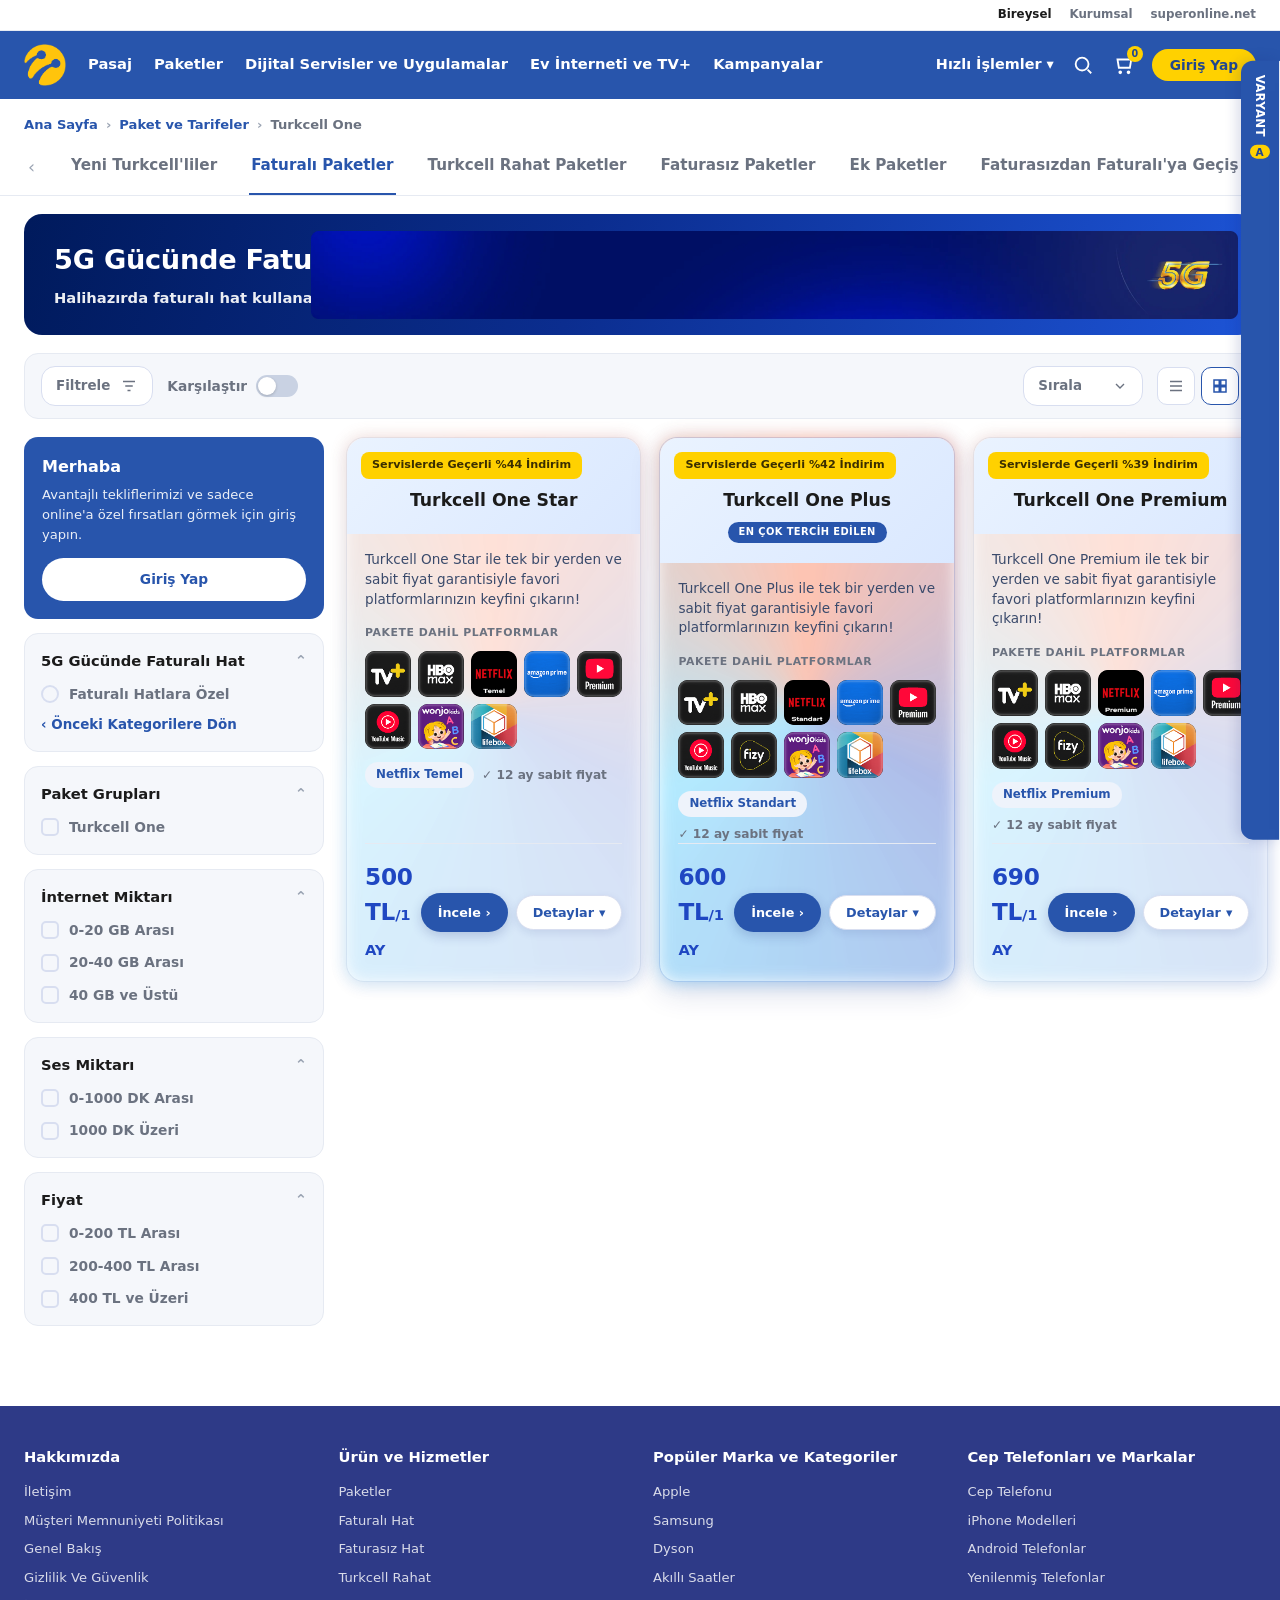
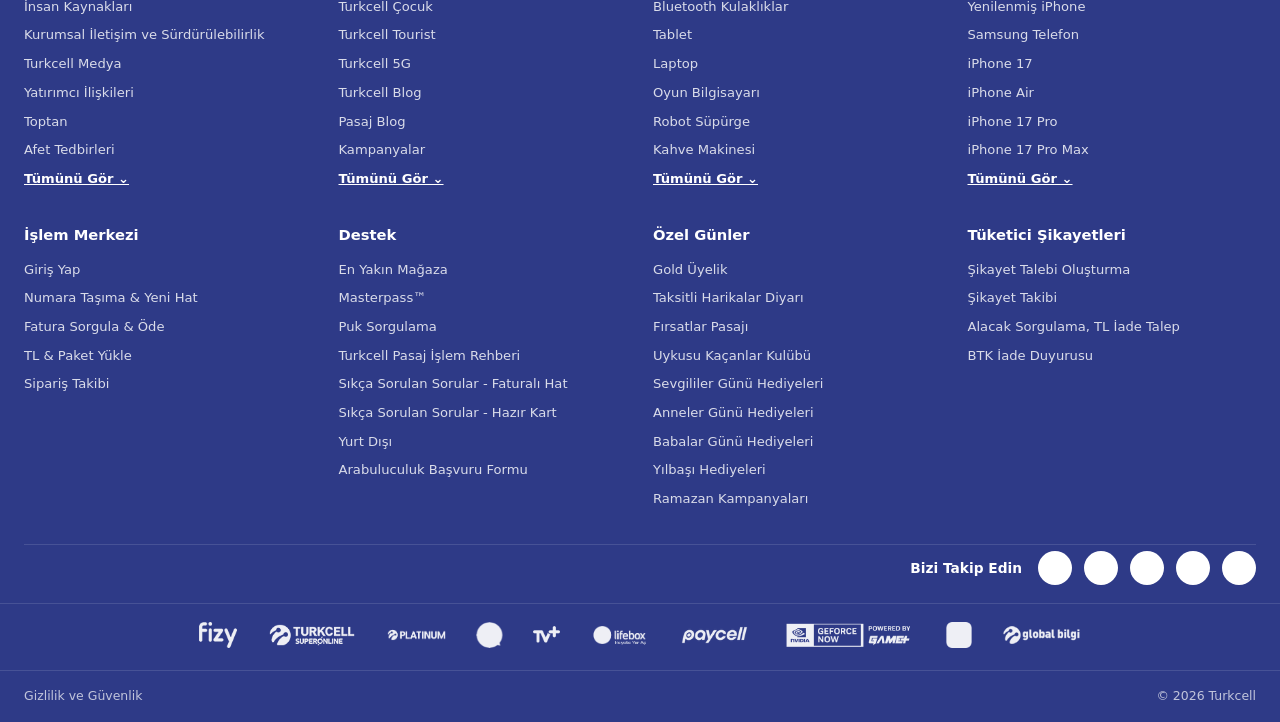
<file: index.html>
<!doctype html>
<html lang="tr">
<head>
<meta charset="UTF-8">
<meta name="viewport" content="width=device-width, initial-scale=1.0">
<title>Turkcell One Paketleri</title>
<link rel="icon" href="assets/turkcell-logo.png">
<link rel="stylesheet" href="style.css">
</head>
<body>

<div class="preline"><div class="wrap"><a class="on">Bireysel</a><a>Kurumsal</a><a>superonline.net</a></div></div>

<header class="hdr"><div class="wrap">
  <button class="burger" id="burger" aria-label="Menü"><span></span><span></span><span></span></button>
  <a href="index.html"><img class="hdr__logo" src="assets/turkcell-logo.png" alt="Turkcell"></a>
  <nav class="nav">
    <a>Pasaj</a><a>Paketler</a><a>Dijital Servisler ve Uygulamalar</a><a>Ev İnterneti ve TV+</a><a>Kampanyalar</a>
  </nav>
  <div class="hdr__right">
    <span class="qi">Hızlı İşlemler ▾</span>
    <span class="ic"><svg class="icon" viewBox="0 0 24 24"><circle cx="11" cy="11" r="7"/><path d="M21 21l-4-4"/></svg></span>
    <span class="ic cart"><svg class="icon" viewBox="0 0 24 24"><path d="M6 6h15l-1.5 9h-12z"/><circle cx="9" cy="20" r="1"/><circle cx="18" cy="20" r="1"/></svg><span class="badge">0</span></span>
    <button class="btn-login">Giriş Yap</button>
  </div>
</div></header>

<div class="wrap">
  <div class="crumb"><a href="index.html">Ana Sayfa</a><span class="sep">›</span><a>Paket ve Tarifeler</a><span class="sep">›</span><span class="cur">Turkcell One</span></div>
</div>

<div class="subtabs"><div class="wrap">
  <span class="arrow">‹</span>
  <a>Yeni Turkcell'liler</a>
  <a class="active">Faturalı Paketler</a>
  <a>Turkcell Rahat Paketler</a>
  <a>Faturasız Paketler</a>
  <a>Ek Paketler</a>
  <a>Faturasızdan Faturalı'ya Geçiş</a>
  <span class="arrow">›</span>
</div></div>

<div class="wrap">
  <div class="banner">
    <div class="banner__txt"><h1>5G Gücünde Faturalı Hat</h1><p>Halihazırda faturalı hat kullananlar için tüm tekliflerimiz</p></div>
    <img class="banner__img" src="assets/5g-banner.webp" alt="5G">
  </div>

  <div class="toolbar">
    <div class="tool-pill" id="filterBtn">Filtrele <svg class="icon" style="stroke:#6b7280;width:18px;height:18px" viewBox="0 0 24 24"><path d="M4 6h16M7 12h10M10 18h4"/></svg></div>
    <div class="tool-chip">Karşılaştır <button class="toggle" id="cmpToggle"></button></div>
    <div class="spacer"></div>
    <div class="sortsel">Sırala <svg class="icon" style="stroke:#6b7280;width:16px;height:16px" viewBox="0 0 24 24"><path d="M6 9l6 6 6-6"/></svg></div>
    <div class="viewbtns">
      <button class="viewbtn"><svg class="icon" style="stroke:currentColor;width:18px;height:18px" viewBox="0 0 24 24"><path d="M4 6h16M4 12h16M4 18h16"/></svg></button>
      <button class="viewbtn on"><svg class="icon" style="stroke:currentColor;width:18px;height:18px" viewBox="0 0 24 24"><rect x="4" y="4" width="7" height="7"/><rect x="13" y="4" width="7" height="7"/><rect x="4" y="13" width="7" height="7"/><rect x="13" y="13" width="7" height="7"/></svg></button>
    </div>
  </div>

  <div class="layout">
    <aside class="sidebar">
      <div class="login-card"><b>Merhaba</b><p>Avantajlı tekliflerimizi ve sadece online'a özel fırsatları görmek için giriş yapın.</p><a class="gbtn">Giriş Yap</a></div>
      <div class="side-card"><h4>5G Gücünde Faturalı Hat <span class="chev">⌃</span></h4>
        <div class="side-opt"><span class="radio"></span> Faturalı Hatlara Özel</div>
        <div class="back-cat">‹ Önceki Kategorilere Dön</div>
      </div>
      <div class="side-card"><h4>Paket Grupları <span class="chev">⌃</span></h4>
        <div class="side-opt"><span class="box"></span> Turkcell One</div>
      </div>
      <div class="side-card"><h4>İnternet Miktarı <span class="chev">⌃</span></h4>
        <div class="side-opt"><span class="box"></span> 0-20 GB Arası</div>
        <div class="side-opt"><span class="box"></span> 20-40 GB Arası</div>
        <div class="side-opt"><span class="box"></span> 40 GB ve Üstü</div>
      </div>
      <div class="side-card"><h4>Ses Miktarı <span class="chev">⌃</span></h4>
        <div class="side-opt"><span class="box"></span> 0-1000 DK Arası</div>
        <div class="side-opt"><span class="box"></span> 1000 DK Üzeri</div>
      </div>
      <div class="side-card"><h4>Fiyat <span class="chev">⌃</span></h4>
        <div class="side-opt"><span class="box"></span> 0-200 TL Arası</div>
        <div class="side-opt"><span class="box"></span> 200-400 TL Arası</div>
        <div class="side-opt"><span class="box"></span> 400 TL ve Üzeri</div>
      </div>
    </aside>

    <section class="cards" id="cards"><!-- app.js renders enriched paket kartları --></section>
  </div>
</div>

<footer class="footer" id="footer"></footer>

<div class="drawer" id="drawer">
  <div class="drawer__bg" data-close></div>
  <div class="drawer__panel">
    <button class="drawer__close" data-close>×</button>
    <div style="clear:both"></div>
    <a>Pasaj</a><a>Paketler</a><a>Dijital Servisler ve Uygulamalar</a><a>Ev İnterneti ve TV+</a><a>Kampanyalar</a><a>Giriş Yap</a>
  </div>
</div>

<script src="app.js"></script>
</body>
</html>
</file>
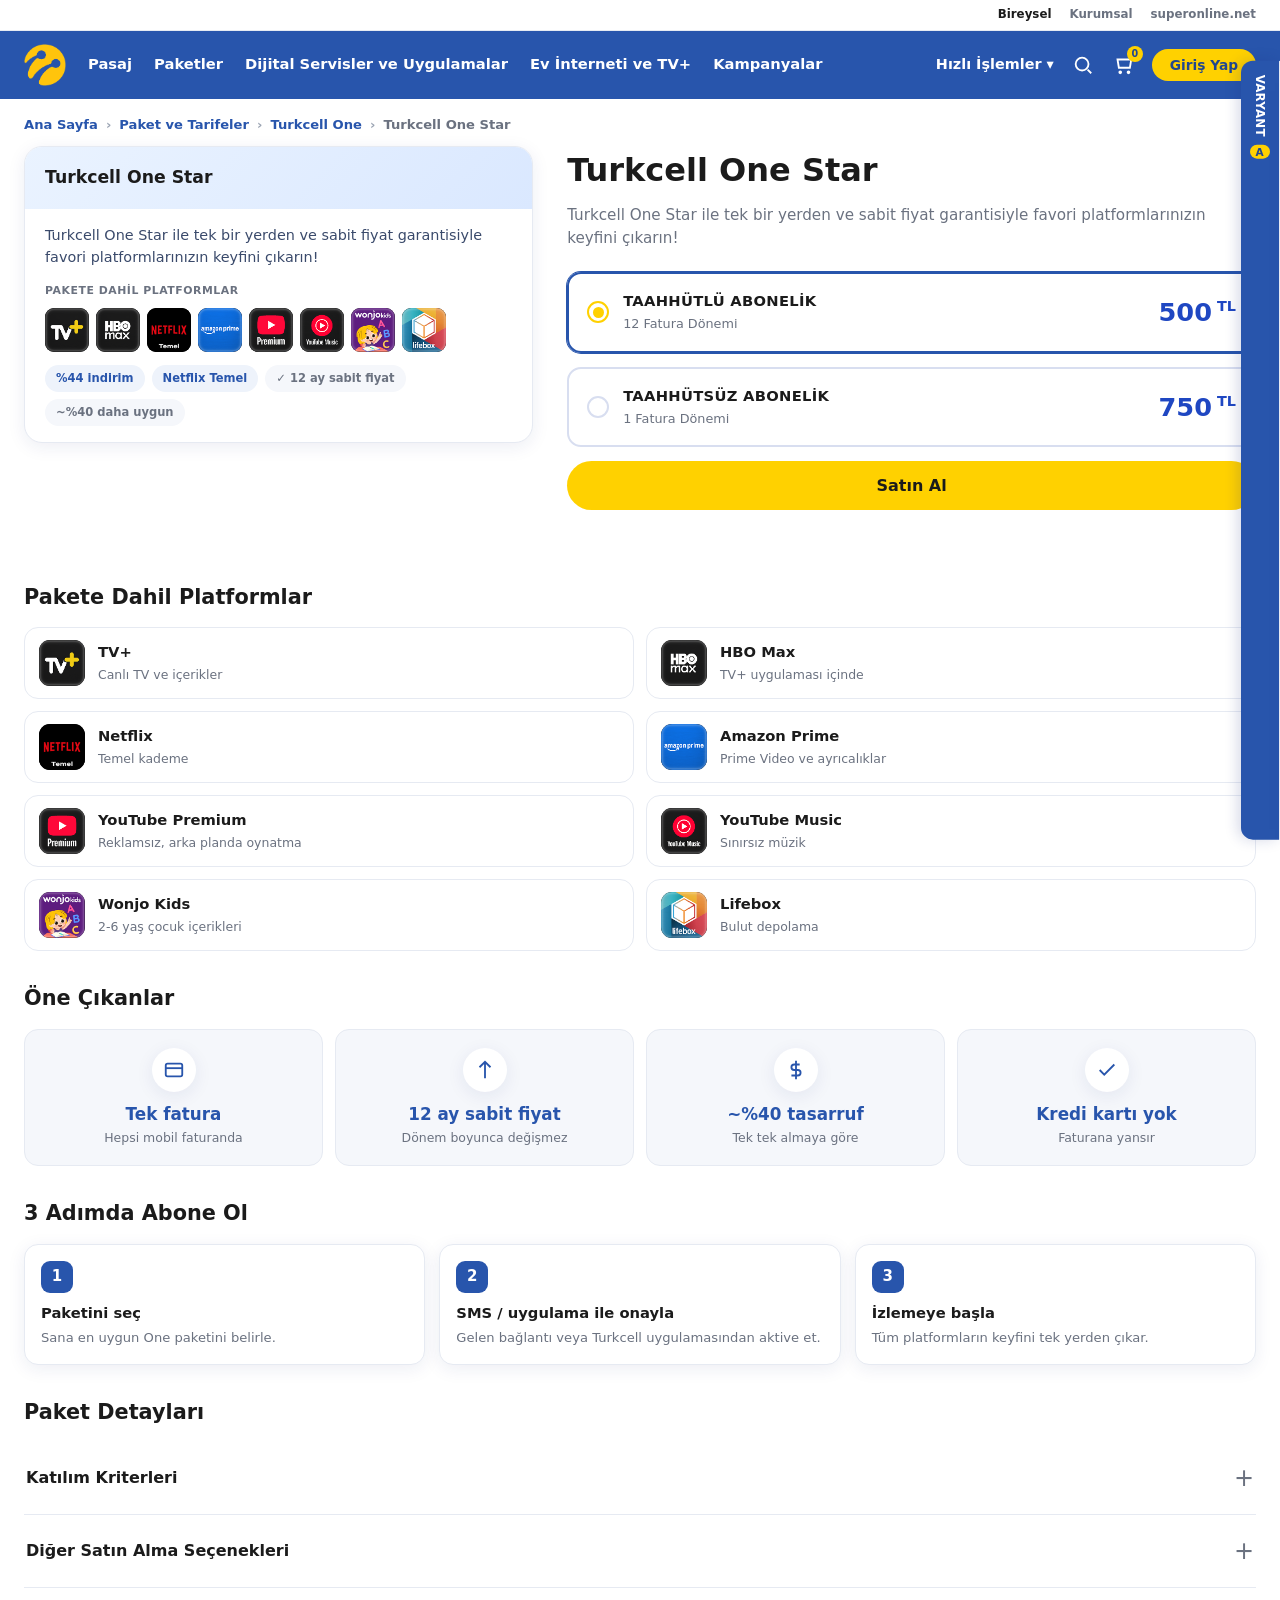
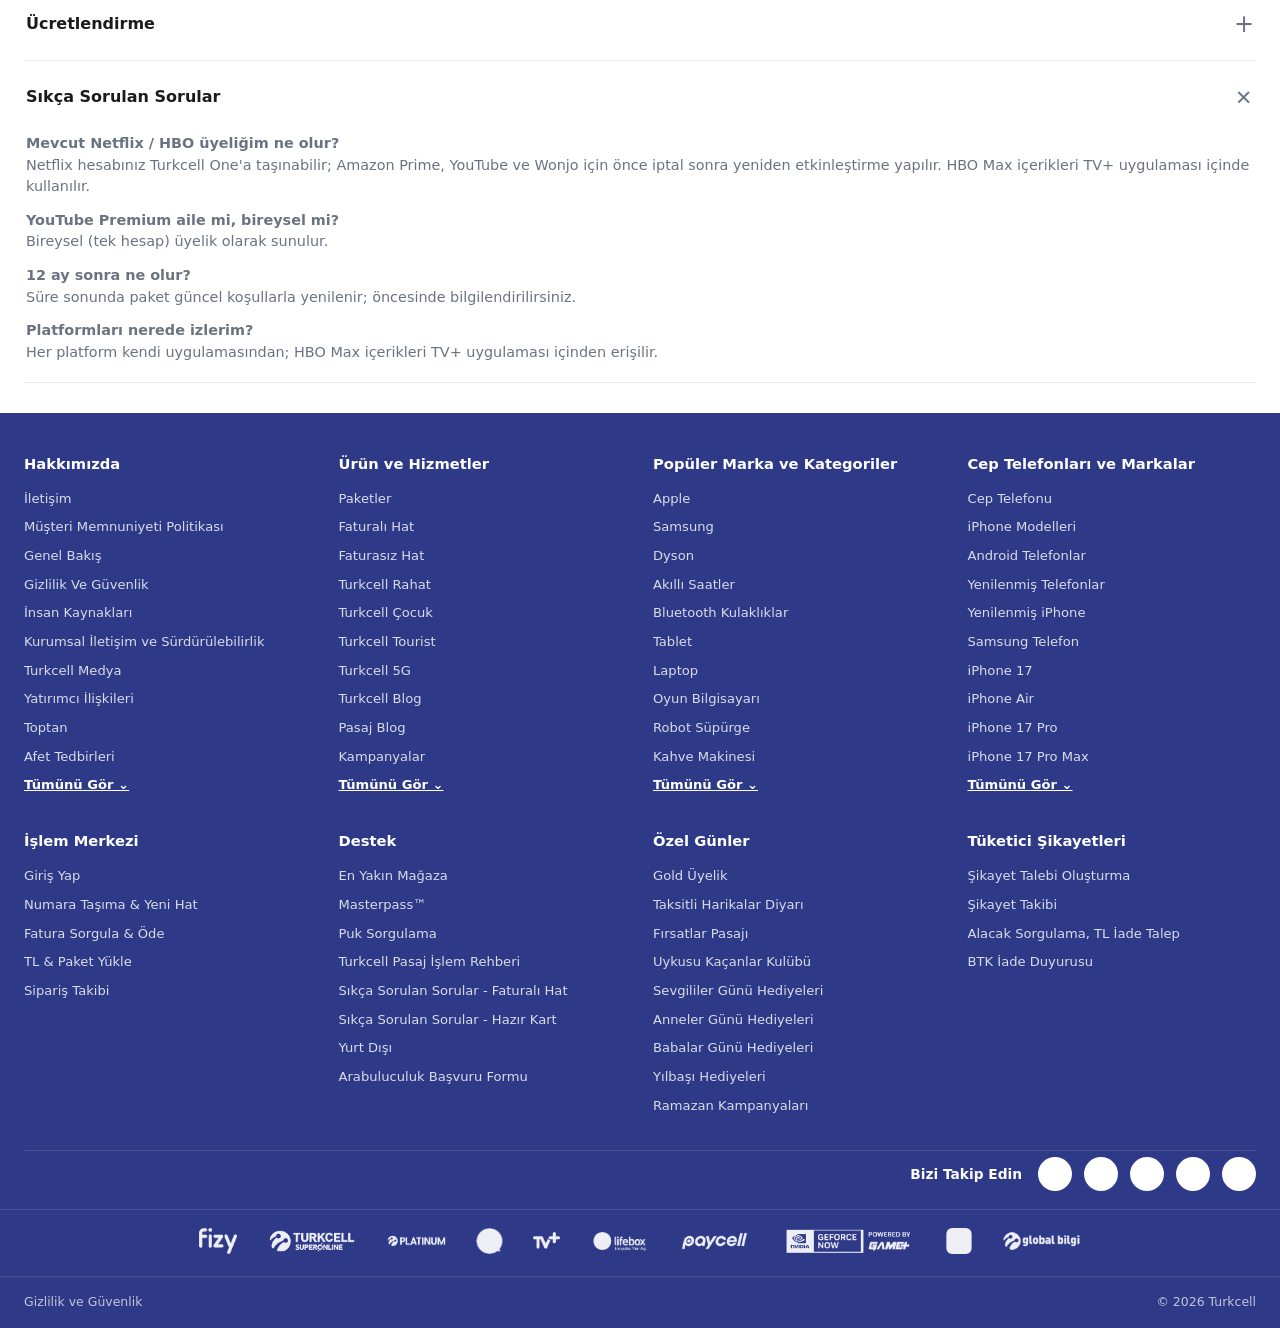
<file: detay.html>
<!doctype html>
<html lang="tr">
<head>
<meta charset="UTF-8">
<meta name="viewport" content="width=device-width, initial-scale=1.0">
<title>Turkcell One Star</title>
<link rel="icon" href="assets/turkcell-logo.png">
<link rel="stylesheet" href="style.css">
</head>
<body class="detailpage">

<div class="preline"><div class="wrap"><a class="on">Bireysel</a><a>Kurumsal</a><a>superonline.net</a></div></div>

<header class="hdr"><div class="wrap">
  <button class="burger" id="burger" aria-label="Menü"><span></span><span></span><span></span></button>
  <a href="index.html"><img class="hdr__logo" src="assets/turkcell-logo.png" alt="Turkcell"></a>
  <nav class="nav">
    <a>Pasaj</a><a>Paketler</a><a>Dijital Servisler ve Uygulamalar</a><a>Ev İnterneti ve TV+</a><a>Kampanyalar</a>
  </nav>
  <div class="hdr__right">
    <span class="qi">Hızlı İşlemler ▾</span>
    <span class="ic"><svg class="icon" viewBox="0 0 24 24"><circle cx="11" cy="11" r="7"/><path d="M21 21l-4-4"/></svg></span>
    <span class="ic cart"><svg class="icon" viewBox="0 0 24 24"><path d="M6 6h15l-1.5 9h-12z"/><circle cx="9" cy="20" r="1"/><circle cx="18" cy="20" r="1"/></svg><span class="badge">0</span></span>
    <button class="btn-login">Giriş Yap</button>
  </div>
</div></header>

<div class="wrap">
  <div class="crumb"><a href="index.html">Ana Sayfa</a><span class="sep">›</span><a>Paket ve Tarifeler</a><span class="sep">›</span><a href="index.html">Turkcell One</a><span class="sep">›</span><span class="cur" id="crumbCur">Turkcell One Star</span></div>

  <div class="detail">
    <div class="dcard">
      <div class="dcard__top"><h3 id="dCardName">Turkcell One Star</h3></div>
      <div class="dcard__body">
        <p class="d-desc">Turkcell One Star ile tek bir yerden ve sabit fiyat garantisiyle favori platformlarınızın keyfini çıkarın!</p>
        <div class="dcard__inc">
          <div class="inc-label">Pakete dahil platformlar</div>
          <div class="plats" id="dCardPlats"></div>
          <div class="dcard__pills" id="dCardPills"></div>
        </div>
        <div class="dcard__value" id="dCardValue"></div>
        <div class="dcard__hl">
          <div class="inc-label">Öne çıkanlar</div>
          <ul class="dcard__hllist">
            <li>Tek fatura · hepsi mobil faturanda</li>
            <li>12 ay sabit fiyat garantisi</li>
            <li>Tek tek almaya göre ~%40 daha uygun</li>
            <li>Kredi kartı gerekmez · faturana yansır</li>
          </ul>
        </div>
      </div>
    </div>

    <div>
      <h1 id="dName">Turkcell One Star</h1>
      <p class="detail__desc d-desc">Turkcell One Star ile tek bir yerden ve sabit fiyat garantisiyle favori platformlarınızın keyfini çıkarın!</p>

      <div class="d-platstrip" id="dPlatStrip"></div>
      <div class="d-value" id="dValue"></div>

      <div class="opt-box sel" data-opt="t">
        <span class="radio"></span>
        <span class="lab"><b>TAAHHÜTLÜ ABONELİK</b><span>12 Fatura Dönemi</span></span>
        <span class="pr" id="prT">500<small> TL</small></span>
      </div>
      <div class="opt-box" data-opt="nt">
        <span class="radio"></span>
        <span class="lab"><b>TAAHHÜTSÜZ ABONELİK</b><span>1 Fatura Dönemi</span></span>
        <span class="pr" id="prN">750<small> TL</small></span>
      </div>

      <button class="btn-buy" id="buyTop">Satın Al</button>
      <button class="d-detail-top" data-scroll="#platGrid">Tüm Detayları Gör ↓</button>

    </div>
  </div>

  <div class="dsec"><h2>Pakete Dahil Platformlar</h2><div class="plat-grid" id="platGrid"></div></div>

  <div class="dsec"><h2>Öne Çıkanlar</h2>
    <div class="hls">
      <div class="hl-box"><div class="ic"><svg viewBox="0 0 24 24"><rect x="3" y="5" width="18" height="14" rx="2"/><path d="M3 10h18"/></svg></div><b>Tek fatura</b><span>Hepsi mobil faturanda</span></div>
      <div class="hl-box"><div class="ic"><svg viewBox="0 0 24 24"><path d="M12 3v18M6 9l6-6 6 6"/></svg></div><b>12 ay sabit fiyat</b><span>Dönem boyunca değişmez</span></div>
      <div class="hl-box"><div class="ic"><svg viewBox="0 0 24 24"><path d="M12 2v20M16 6H10a3 3 0 000 6h4a3 3 0 010 6H7"/></svg></div><b>~%40 tasarruf</b><span>Tek tek almaya göre</span></div>
      <div class="hl-box"><div class="ic"><svg viewBox="0 0 24 24"><path d="M20 6L9 17l-5-5"/></svg></div><b>Kredi kartı yok</b><span>Faturana yansır</span></div>
    </div>
  </div>

  <div class="dsec sec-steps"><h2>3 Adımda Abone Ol</h2>
    <div class="steps3">
      <div class="step3"><div class="n">1</div><b>Paketini seç</b><p>Sana en uygun One paketini belirle.</p></div>
      <div class="step3"><div class="n">2</div><b>SMS / uygulama ile onayla</b><p>Gelen bağlantı veya Turkcell uygulamasından aktive et.</p></div>
      <div class="step3"><div class="n">3</div><b>İzlemeye başla</b><p>Tüm platformların keyfini tek yerden çıkar.</p></div>
    </div>
  </div>

  <div class="dsec"><h2>Paket Detayları</h2>
    <div class="acc">
      <details><summary>Katılım Kriterleri <span class="plus">+</span></summary><div class="acc-body">Bireysel faturalı mobil ses hattı kullanan müşterilere açıktır; mevcut tarifeniz değişmeden faturanıza ek olarak tanımlanır.</div></details>
      <details><summary>Diğer Satın Alma Seçenekleri <span class="plus">+</span></summary><div class="acc-body">Turkcell uygulaması, online işlemler veya size özel SMS bağlantısı üzerinden satın alınabilir.</div></details>
      <details><summary>Ücretlendirme <span class="plus">+</span></summary><div class="acc-body">Taahhütlü abonelikte 12 fatura dönemi sabit fiyat; taahhütsüzde aylık ücret. Ücret aylık faturaya yansıtılır.</div></details>
      <details open><summary>Sıkça Sorulan Sorular <span class="plus">+</span></summary><div class="acc-body">
        <p><b>Mevcut Netflix / HBO üyeliğim ne olur?</b><br>Netflix hesabınız Turkcell One'a taşınabilir; Amazon Prime, YouTube ve Wonjo için önce iptal sonra yeniden etkinleştirme yapılır. HBO Max içerikleri TV+ uygulaması içinde kullanılır.</p>
        <p style="margin-top:12px"><b>YouTube Premium aile mi, bireysel mi?</b><br>Bireysel (tek hesap) üyelik olarak sunulur.</p>
        <p style="margin-top:12px"><b>12 ay sonra ne olur?</b><br>Süre sonunda paket güncel koşullarla yenilenir; öncesinde bilgilendirilirsiniz.</p>
        <p style="margin-top:12px"><b>Platformları nerede izlerim?</b><br>Her platform kendi uygulamasından; HBO Max içerikleri TV+ uygulaması içinden erişilir.</p>
      </div></details>
    </div>
  </div>

  <button class="d-detail-bottom" data-scroll="#dName">Pakete Dön &amp; Satın Al ↑</button>
</div>

<footer class="footer" id="footer"></footer>

<div class="sticky-buy">
  <div class="sp" id="stickyLab">TAAHHÜTLÜ ABONELİK <b id="stickyPrice">500<small> TL</small></b></div>
  <button class="btn-buy">Satın Al</button>
</div>

<div class="drawer" id="drawer">
  <div class="drawer__bg" data-close></div>
  <div class="drawer__panel">
    <button class="drawer__close" data-close>×</button><div style="clear:both"></div>
    <a>Pasaj</a><a>Paketler</a><a>Dijital Servisler ve Uygulamalar</a><a>Ev İnterneti ve TV+</a><a>Kampanyalar</a><a>Giriş Yap</a>
  </div>
</div>

<script src="app.js"></script>
</body>
</html>
</file>
<file: style.css>
/* Turkcell One · paket sayfaları klonu · ortak stiller */
:root{
  --hdr:#2855ac; --hdr-d:#21478f; --blue:#1f47c2; --blue-d:#173a9e; --link:#2855ac;
  --yellow:#ffd100; --yellow-d:#f2c200; --ink:#1b1b1b; --muted:#6b7280; --muted2:#9aa3b2;
  --line:#e6eaf2; --line2:#d8def0; --soft:#f5f7fb; --soft2:#eef3fb;
  --cardgrad:linear-gradient(135deg,#eaf3ff 0%,#dae8ff 100%);
  --cyan:#19c0ff; --footer:#2e3a87; --footer2:#33409a; --white:#fff;
  --r:14px; --r-l:18px; --r-pill:999px;
  --sh:0 4px 18px rgba(20,40,120,.08);
  --sh-h:0 10px 30px rgba(20,40,120,.16);
  --maxw:1280px;
  --font:'GreycliffCF','Segoe UI',system-ui,'Helvetica Neue',Arial,sans-serif;
}
*{box-sizing:border-box;margin:0;padding:0}
html{scroll-behavior:smooth}
body{font-family:var(--font);color:var(--ink);background:#fff;line-height:1.5;font-size:15px;-webkit-font-smoothing:antialiased}
img{max-width:100%;display:block}
a{color:inherit;text-decoration:none}
button{font-family:inherit;cursor:pointer}
.wrap{max-width:var(--maxw);margin:0 auto;padding:0 24px}

/* utility row above header */
.preline{background:#fff;border-bottom:1px solid var(--line)}
.preline .wrap{display:flex;justify-content:flex-end;gap:18px;padding:6px 24px;font-size:.74rem;font-weight:700;color:var(--muted)}
.preline a.on{color:var(--ink)}

/* header */
.hdr{background:var(--hdr);color:#fff;position:sticky;top:0;z-index:60}
.hdr .wrap{display:flex;align-items:center;gap:22px;padding:13px 24px}
.hdr__logo{width:42px;height:42px;flex:none}
.nav{display:flex;gap:22px;font-weight:700;font-size:.92rem}
.nav a{padding:6px 0;border-bottom:2px solid transparent;white-space:nowrap}
.nav a:hover{border-bottom-color:var(--yellow)}
.hdr__right{margin-left:auto;display:flex;align-items:center;gap:18px;font-weight:700;font-size:.9rem}
.hdr__right .ic{width:22px;height:22px;display:grid;place-items:center}
.hdr__right .cart{position:relative}
.hdr__right .cart .badge{position:absolute;top:-8px;right:-9px;background:var(--yellow);color:var(--hdr-d);font-size:.6rem;font-weight:800;width:16px;height:16px;border-radius:50%;display:grid;place-items:center}
.btn-login{background:var(--yellow);color:var(--hdr-d);font-weight:800;padding:8px 18px;border-radius:var(--r-pill);border:none;font-size:.86rem}
.burger{display:none;flex-direction:column;gap:4px;width:26px;background:none;border:none}
.burger span{height:2.5px;background:#fff;border-radius:2px}
.icon{stroke:#fff;fill:none;stroke-width:2;width:22px;height:22px}

/* breadcrumb */
.crumb{padding:16px 0 4px;font-size:.82rem;color:var(--muted);font-weight:600}
.crumb a{color:var(--link)}
.crumb .sep{margin:0 8px;color:var(--muted2)}
.crumb .cur{color:var(--muted)}

/* sub tabs */
.subtabs{border-bottom:1px solid var(--line);position:relative}
.subtabs .wrap{display:flex;gap:30px;align-items:center;overflow-x:auto}
.subtabs a{padding:16px 2px;font-weight:700;font-size:.95rem;color:var(--muted);white-space:nowrap;border-bottom:3px solid transparent;margin-bottom:-1px}
.subtabs a.active{color:var(--hdr);border-bottom-color:var(--hdr)}
.subtabs .arrow{color:var(--muted2);font-size:1.1rem;padding:0 4px;flex:none}

/* banner */
.banner{background:linear-gradient(105deg,#001a5c 0%,#0b2d8f 45%,#1d54d6 100%);border-radius:var(--r-l);color:#fff;margin:18px 0;overflow:hidden;position:relative;min-height:120px;display:flex;align-items:center}
.banner__txt{padding:26px 30px}
.banner__txt h1{font-size:1.7rem;font-weight:800;letter-spacing:-.01em}
.banner__txt p{font-size:.92rem;opacity:.92;margin-top:6px;font-weight:600}
.banner__img{position:absolute;right:18px;top:50%;transform:translateY(-50%);height:88px}

/* toolbar */
.toolbar{display:flex;align-items:center;gap:14px;background:var(--soft);border:1px solid var(--line);border-radius:var(--r);padding:12px 16px;margin-bottom:18px}
.toolbar .spacer{flex:1}
.tool-chip{display:flex;align-items:center;gap:9px;font-weight:700;font-size:.86rem;color:var(--muted)}
.tool-pill{display:flex;align-items:center;gap:10px;background:#fff;border:1px solid var(--line2);border-radius:var(--r);padding:9px 14px;font-weight:700;font-size:.84rem;color:var(--muted)}
.toggle{width:42px;height:22px;background:#c9d2e3;border-radius:var(--r-pill);position:relative;border:none}
.toggle::after{content:"";position:absolute;width:18px;height:18px;background:#fff;border-radius:50%;top:2px;left:2px;transition:.18s;box-shadow:0 1px 3px rgba(0,0,0,.2)}
.toggle.on{background:var(--hdr)}.toggle.on::after{left:22px}
.viewbtns{display:flex;gap:6px}
.viewbtn{width:38px;height:38px;border:1px solid var(--line2);background:#fff;border-radius:10px;display:grid;place-items:center;color:var(--muted)}
.viewbtn.on{border-color:var(--hdr);color:var(--hdr)}
.sortsel{display:flex;align-items:center;gap:30px;background:#fff;border:1px solid var(--line2);border-radius:var(--r);padding:9px 14px;font-weight:700;font-size:.84rem;color:var(--muted)}

/* layout */
.layout{display:grid;grid-template-columns:300px 1fr;gap:22px;padding-bottom:50px;align-items:start}
.cards{align-content:start}
.sidebar{display:flex;flex-direction:column;gap:14px}
.side-card{background:var(--soft);border:1px solid var(--line);border-radius:var(--r);padding:16px}
.side-card h4{font-size:.92rem;color:var(--ink);display:flex;justify-content:space-between;align-items:center}
.side-card h4 .chev{color:var(--muted2)}
.side-opt{display:flex;align-items:center;gap:10px;margin-top:12px;font-size:.86rem;color:var(--muted);font-weight:600}
.side-opt .box{width:18px;height:18px;border:2px solid var(--line2);border-radius:5px;flex:none}
.side-opt .radio{width:18px;height:18px;border:2px solid var(--line2);border-radius:50%;flex:none}
.login-card{background:var(--hdr);color:#fff;border-radius:var(--r);padding:18px}
.login-card b{font-size:1rem}
.login-card p{font-size:.82rem;opacity:.9;margin:6px 0 14px}
.login-card .gbtn{display:block;text-align:center;background:#fff;color:var(--hdr);font-weight:800;padding:11px;border-radius:var(--r-pill);font-size:.86rem}
.back-cat{color:var(--hdr);font-weight:700;font-size:.84rem;display:flex;align-items:center;gap:6px;margin-top:10px}

/* package cards (enriched vertical grid · içerik yüksekliğinde, alt boşluk yok) */
.cards{display:grid;grid-template-columns:repeat(3,1fr);gap:18px;align-items:stretch}
.pcard{position:relative;z-index:0;background:#fff;border:1px solid var(--line);border-radius:var(--r-l);box-shadow:var(--sh);transition:.18s;display:flex;flex-direction:column;cursor:pointer}
.pcard:hover{box-shadow:var(--sh-h);transform:translateY(-3px)}
.pcard.feat{border-color:#c7d4ee;box-shadow:var(--sh-h)}
.pcard__head{background:var(--cardgrad);padding:16px 18px 20px;text-align:center;position:relative;min-height:96px;border-radius:var(--r-l) var(--r-l) 0 0}
.disc{position:absolute;top:14px;left:14px;background:var(--yellow);color:#3a2e00;font-weight:800;font-size:.7rem;padding:5px 11px;border-radius:8px}
.pcard__head h3{font-size:1.08rem;font-weight:800;color:var(--ink);margin-top:34px}
.feat-rib{display:inline-block;background:var(--hdr);color:#fff;font-size:.62rem;font-weight:800;padding:3px 11px;border-radius:999px;margin-top:8px;letter-spacing:.04em;text-transform:uppercase}
.pcard__body{padding:16px 18px;display:flex;flex-direction:column;flex:1}
.pcard__body .desc{font-size:.85rem;color:#3a4a6b;line-height:1.45}
.inc-label{font-size:.68rem;font-weight:800;color:var(--muted);text-transform:uppercase;letter-spacing:.05em;margin:16px 0 9px}
.plats{display:grid;grid-template-columns:repeat(5,1fr);gap:7px}
.plats img{width:100%;aspect-ratio:1;border-radius:10px;object-fit:cover;background:#0b0b0b}
.plat-more{display:grid;place-items:center;background:var(--soft);border:1px dashed var(--line2);border-radius:10px;font-size:.72rem;font-weight:800;color:var(--muted);aspect-ratio:1}
.hl-row{display:flex;align-items:center;gap:8px;margin-top:13px;flex-wrap:wrap}
.chip-tier{background:var(--soft2);color:var(--hdr);padding:4px 11px;border-radius:999px;font-size:.74rem;font-weight:800}
.chip-fix{display:inline-flex;align-items:center;gap:5px;color:var(--muted);font-size:.76rem;font-weight:700}
.pcard__foot{padding-top:16px;margin-top:auto;border-top:1px solid var(--line);display:flex;align-items:center;justify-content:space-between;gap:8px}
.pcard__price{font-size:1.45rem;font-weight:800;color:var(--blue);letter-spacing:-.01em}
.pcard__price small{font-size:.92rem;font-weight:800}
/* soft, gölgeli/çerçeveli butonlar */
.pcard__go{background:var(--hdr);color:#fff;font-weight:800;font-size:.8rem;padding:9px 16px;border-radius:999px;border:1px solid transparent;cursor:pointer;font-family:inherit;white-space:nowrap;box-shadow:0 4px 12px rgba(20,40,120,.20);transition:.16s}
.pcard__go:hover{box-shadow:0 6px 16px rgba(20,40,120,.28);transform:translateY(-1px)}
.pcard__go--d{background:#fff;color:var(--hdr);border:1.5px solid var(--line2);display:inline-flex;align-items:center;gap:5px;box-shadow:0 3px 9px rgba(20,40,120,.10)}
.pcard__go--d:hover{border-color:var(--hdr);box-shadow:0 5px 14px rgba(20,40,120,.16)}
.pcard__go .cv{display:inline-block;transition:transform .25s}
.pcard.open .pcard__go--d .cv,.pcard.open .pcard__detail-top .cv{transform:rotate(180deg)}
/* kart içi detay POPOVER'ı (D2) · mevcut karoselin üstüne gelir, kart boyunu değiştirmez */
.pcard__details{position:absolute;left:12px;right:12px;z-index:8;background:#fff;border:1px solid var(--line2);border-radius:14px;box-shadow:var(--sh-h);padding:16px;opacity:0;visibility:hidden;transition:opacity .22s,transform .22s,visibility .22s;max-height:calc(100% - 72px);overflow:auto}
.pcard.open .pcard__details{opacity:1;visibility:visible;transform:none}
/* A / B / C: yukarı doğru açılır (foot butonuna çapalı) */
.pcard__details{bottom:62px;transform-origin:bottom center;transform:translateY(10px) scale(.98)}
/* D: aşağı doğru açılır (head butonuna çapalı) */
body[data-variant=d] .pcard__details{top:60px;bottom:auto;transform-origin:top center;transform:translateY(-10px) scale(.98)}
.pd-grid{display:grid;grid-template-columns:1fr;gap:14px}
.pd-label{font-size:.66rem;font-weight:800;color:var(--muted);text-transform:uppercase;letter-spacing:.05em;margin-bottom:9px}
.pd-list{list-style:none;display:flex;flex-direction:column;gap:9px}
.pd-list li{display:flex;align-items:center;gap:10px;font-size:.82rem;font-weight:700;color:var(--ink)}
.pd-list img{width:30px;height:30px;border-radius:8px;object-fit:cover;background:#0b0b0b;flex:none}
.pd-list span{display:flex;flex-direction:column;line-height:1.15}
.pd-list em{font-style:normal;font-size:.7rem;color:var(--muted);font-weight:600}
.pd-hl{list-style:none;display:flex;flex-direction:column;gap:8px;font-size:.82rem;color:var(--ink)}
.pd-hl li{position:relative;padding-left:18px}
.pd-hl li::before{content:"✓";position:absolute;left:0;color:var(--hdr);font-weight:800}
.pd-tier{margin-top:11px;font-size:.76rem;font-weight:800;color:var(--hdr);background:var(--soft2);padding:7px 11px;border-radius:9px}
.pd-cta{display:inline-block;margin-top:14px;background:var(--hdr);color:#fff;font-weight:800;font-size:.84rem;padding:10px 18px;border-radius:999px}
@media(max-width:760px){.pd-grid{grid-template-columns:1fr;gap:14px}}

/* footer */
.footer{background:var(--footer);color:#fff;margin-top:30px}
.footer__cols{display:grid;grid-template-columns:repeat(4,1fr);gap:26px;padding:40px 0 26px}
.fcol h5{font-size:.92rem;font-weight:800;margin-bottom:14px}
.fcol a{display:block;font-size:.82rem;color:rgba(255,255,255,.82);margin-bottom:9px}
.fcol a:hover{color:#fff}
.fcol .more{color:#fff;font-weight:800;text-decoration:underline;margin-top:4px}
.footer__social{display:flex;align-items:center;gap:12px;justify-content:flex-end;padding:6px 0 18px;border-top:1px solid rgba(255,255,255,.12)}
.footer__social span{font-weight:800;font-size:.86rem;margin-right:4px}
.footer__social a{width:34px;height:34px;background:#fff;border-radius:50%;display:grid;place-items:center}
.footer__social img{width:16px;height:16px}
.footer__partners{display:flex;align-items:center;gap:30px;flex-wrap:wrap;justify-content:center;padding:18px 0 22px;border-top:1px solid rgba(255,255,255,.12)}
.footer__partners img{height:26px;width:auto;filter:brightness(0) invert(1);opacity:.92}
.footer__legal{border-top:1px solid rgba(255,255,255,.12)}
.footer__legal .wrap{display:flex;justify-content:space-between;padding:16px 24px;font-size:.78rem;color:rgba(255,255,255,.7)}

/* mobile footer accordion */
.facc{display:none}

/* ===== DETAIL PAGE ===== */
.detail{display:grid;grid-template-columns:0.85fr 1.15fr;gap:34px;padding:8px 0 40px;align-items:start}
.dcard{background:#fff;border:1px solid var(--line);border-radius:var(--r-l);box-shadow:var(--sh);overflow:hidden}
.dcard__top{background:var(--cardgrad);padding:18px 20px;min-height:auto}
.dcard__top h3{text-align:left;font-weight:800;font-size:1.08rem}
.dcard__body{padding:16px 20px;color:#3a4a6b;font-size:.9rem}
/* zenginleştirilmiş sol kart: logolar + hap bilgiler (tüm varyantlar) */
.dcard__inc{display:block;margin-top:14px}
.dcard__inc .inc-label{font-size:.68rem;font-weight:800;color:var(--muted);text-transform:uppercase;letter-spacing:.05em;margin:0 0 9px}
.dcard__inc .plats{display:flex;flex-wrap:wrap;gap:7px}
.dcard__inc .plats img{width:38px;height:38px;border-radius:9px;object-fit:cover;background:#0b0b0b}
.dcard__pills{display:flex;flex-wrap:wrap;gap:7px;margin-top:13px}
.dcard__pills .pill-i{background:var(--soft2);color:var(--hdr);font-weight:800;font-size:.72rem;padding:5px 11px;border-radius:999px}
.dcard__pills .pill-i.fix{background:var(--soft);color:var(--muted);font-weight:700}
/* C · değer bloğu (sol kart içinde) */
.dcard__value{margin-top:14px;background:linear-gradient(135deg,var(--soft2),#fff);border:1px solid var(--line);border-radius:12px;padding:13px 15px;box-shadow:var(--sh)}
.dcard__value .dcv-row{display:flex;align-items:baseline;gap:10px;flex-wrap:wrap}
.dcard__value .dcv-old{color:var(--muted);text-decoration:line-through;font-size:.85rem;font-weight:700}
.dcard__value .dcv-new{color:var(--blue);font-weight:800;font-size:1.5rem;letter-spacing:-.01em}
.dcard__value .dcv-new small{font-size:.78rem;font-weight:800}
.dcard__value .dcv-sub{display:block;font-size:.8rem;color:var(--muted);margin-top:6px;line-height:1.4}
/* B · öne çıkanlar (sol kart içinde) */
.dcard__hl{margin-top:14px}
.dcard__hllist{list-style:none;display:flex;flex-direction:column;gap:8px;font-size:.84rem;color:var(--ink)}
.dcard__hllist li{position:relative;padding-left:19px}
.dcard__hllist li::before{content:"✓";position:absolute;left:0;color:var(--hdr);font-weight:800}
.detail h1{font-size:2rem;font-weight:800;color:var(--ink)}
.detail__desc{color:var(--muted);margin:10px 0 22px;font-size:.95rem}
.opt-box{display:flex;align-items:center;gap:14px;border:2px solid var(--line2);border-radius:var(--r);padding:16px 18px;margin-bottom:14px;cursor:pointer;transition:.15s}
.opt-box.sel{border-color:var(--hdr);box-shadow:0 0 0 1px var(--hdr)}
.opt-box .radio{width:22px;height:22px;border-radius:50%;border:2px solid var(--line2);flex:none;display:grid;place-items:center}
.opt-box.sel .radio{border-color:var(--yellow)}
.opt-box.sel .radio::after{content:"";width:11px;height:11px;border-radius:50%;background:var(--yellow)}
.opt-box .lab b{display:block;font-weight:800;font-size:.92rem;letter-spacing:.02em}
.opt-box .lab span{font-size:.8rem;color:var(--muted)}
.opt-box .pr{margin-left:auto;font-size:1.6rem;font-weight:800;color:var(--blue)}
.opt-box .pr small{font-size:.9rem;vertical-align:super}
.btn-buy{display:block;width:100%;background:var(--yellow);color:var(--ink);font-weight:800;border:none;padding:15px;border-radius:var(--r-pill);font-size:1rem;margin-top:6px}
.detail__h2{font-size:1.4rem;font-weight:800;margin:34px 0 6px}
.acc details{border-bottom:1px solid var(--line)}
.acc summary{display:flex;justify-content:space-between;align-items:center;padding:18px 2px;font-weight:700;font-size:1rem;list-style:none;cursor:pointer}
.acc summary::-webkit-details-marker{display:none}
.acc summary .plus{font-size:1.5rem;color:var(--muted);font-weight:400;transition:.2s}
.acc details[open] summary .plus{transform:rotate(45deg)}
.acc .acc-body{padding:0 2px 18px;color:var(--muted);font-size:.9rem}
.sticky-buy{display:none}

/* detail enrichment (red-box area) */
.dsec{margin-top:32px}
.dsec h2{font-size:1.3rem;font-weight:800;margin-bottom:14px}
.plat-grid{display:grid;grid-template-columns:1fr 1fr;gap:12px}
.plat-item{display:flex;align-items:center;gap:13px;border:1px solid var(--line);border-radius:var(--r);padding:12px 14px;background:#fff}
.plat-item img{width:46px;height:46px;border-radius:11px;object-fit:cover;background:#0b0b0b;flex:none}
.plat-item b{font-size:.92rem;display:block}
.plat-item span{font-size:.78rem;color:var(--muted)}
.hls{display:grid;grid-template-columns:repeat(4,1fr);gap:12px}
.hl-box{background:var(--soft);border:1px solid var(--line);border-radius:var(--r);padding:18px 14px;text-align:center}
.hl-box .ic{width:44px;height:44px;border-radius:50%;background:#fff;display:grid;place-items:center;margin:0 auto 10px;box-shadow:var(--sh)}
.hl-box .ic svg{width:22px;height:22px;stroke:var(--hdr);fill:none;stroke-width:2}
.hl-box b{display:block;font-size:1.05rem;color:var(--hdr)}
.hl-box span{font-size:.78rem;color:var(--muted);display:block;margin-top:2px}
.steps3{display:grid;grid-template-columns:repeat(3,1fr);gap:14px}
.step3{background:#fff;border:1px solid var(--line);border-radius:var(--r);padding:16px;box-shadow:var(--sh)}
.step3 .n{width:32px;height:32px;border-radius:9px;background:var(--hdr);color:#fff;font-weight:800;display:grid;place-items:center;margin-bottom:9px}
.step3 b{font-size:.92rem}
.step3 p{font-size:.82rem;color:var(--muted);margin-top:4px}

/* ===== RESPONSIVE ===== */
@media(max-width:980px){
  .layout{grid-template-columns:1fr}
  .sidebar{display:none}
  .detail{grid-template-columns:1fr;gap:20px}
  .cards{grid-template-columns:1fr 1fr}
  .hls{grid-template-columns:repeat(2,1fr)}
}
@media(max-width:760px){
  .wrap{padding:0 16px}
  .preline{display:none}
  .nav,.hdr__right .ic.hide-m,.hdr__right .qi{display:none}
  .burger{display:flex}
  .hdr .wrap{gap:14px}
  .hdr__right{gap:14px;margin-left:auto}
  .subtabs .wrap{gap:22px}
  .subtabs a:nth-child(n+3){display:none}
  .subtabs .arrow{display:none}
  .banner{min-height:auto}
  .banner__txt{padding:18px 76px 18px 18px}
  .banner__txt h1{font-size:1.25rem}
  .banner__img{height:54px;right:10px}
  .toolbar{gap:10px;flex-wrap:wrap}
  .sortsel,.viewbtns .viewbtn:nth-child(n+2){}
  .cards{grid-template-columns:1fr}
  .plat-grid{grid-template-columns:1fr}
  .steps3{grid-template-columns:1fr}
  .plats{grid-template-columns:repeat(6,1fr)}
  .footer__cols{display:none}
  .facc{display:block;padding:8px 0}
  .facc details{border-bottom:1px solid rgba(255,255,255,.14)}
  .facc summary{display:flex;justify-content:space-between;padding:16px 24px;font-weight:800;font-size:.92rem;list-style:none}
  .facc summary::-webkit-details-marker{display:none}
  .facc a{display:block;padding:8px 24px;color:rgba(255,255,255,.82);font-size:.84rem}
  .footer__social{justify-content:center;flex-wrap:wrap}
  .detail h1{font-size:1.5rem}
  .opt-box .pr{font-size:1.3rem}
  .sticky-buy{display:flex;position:fixed;bottom:0;left:0;right:0;background:var(--soft);border-top:1px solid var(--line);padding:12px 16px;align-items:center;gap:14px;z-index:55;box-shadow:0 -4px 16px rgba(0,0,0,.08)}
  .sticky-buy .sp{font-weight:700;font-size:.78rem;color:var(--muted)}
  .sticky-buy .sp b{display:block;color:var(--blue);font-size:1.2rem}
  .sticky-buy .btn-buy{margin:0;flex:1;padding:13px}
  body.detailpage{padding-bottom:78px}
  .vswitch{top:auto;bottom:96px;transform:none}
  .vswitch.open .vswitch__panel{width:min(248px,76vw)}
  .vopt{width:auto}
  body.detailpage .vswitch{bottom:140px}
}
/* ======================================================================
   CRO VARYANTLARI (A Zengin · B Sade · C Değer · D Detay)
   body[data-variant=a|b|c|d] ile değişir · floating seçici ile anlık
   ====================================================================== */
/* varyanta özel öğeler varsayılan gizli */
.save-line,.disc-ribbon,.pcard__detail-top,.d-detail-top,.d-detail-bottom,.d-value,.d-platstrip,.dcard__value,.dcard__hl{display:none}

/* --- A · Zengin: kartların çevresinde dönen conic glow (C6) + büyük detay logoları (C3) --- */
@property --pcg{syntax:"<angle>";initial-value:0deg;inherits:false}
@keyframes pcardGlow{to{--pcg:360deg}}
body[data-variant=a] .pcard::before{content:"";position:absolute;inset:-2px;border-radius:calc(var(--r-l) + 2px);background:conic-gradient(from var(--pcg,0deg),rgba(255,123,82,.75),rgba(31,71,194,.6),rgba(25,192,255,.55),rgba(255,123,82,.75));filter:blur(8px);opacity:.3;z-index:-1;animation:pcardGlow 6s linear infinite}
body[data-variant=a] .pcard:hover::before,body[data-variant=a] .pcard.feat::before{opacity:.6}
@media(prefers-reduced-motion:reduce){body[data-variant=a] .pcard::before{animation:none}}
body[data-variant=a].detailpage .dcard__inc .plats img{width:44px;height:44px}

/* --- B · Sade: küçük logo, az metin, düz başlık --- */
body[data-variant=b] .pcard .desc{display:none}
body[data-variant=b] .pcard .hl-row{display:none}
body[data-variant=b] .pcard .inc-label{margin:4px 0 8px}
body[data-variant=b] .pcard .plats{grid-template-columns:repeat(8,1fr);gap:5px}
body[data-variant=b] .pcard__head{background:#fff;min-height:auto;padding:16px 18px 8px;text-align:left}
body[data-variant=b] .pcard__head h3{margin-top:4px;font-size:1.02rem}
body[data-variant=b] .disc{position:static;display:inline-block;background:none;color:var(--blue);padding:0;font-size:.72rem;font-weight:800}
body[data-variant=b] .pcard__body{padding-top:12px}

/* --- C · Değer: tam genişlik şerit + tasarruf satırı --- */
body[data-variant=c] .disc{display:none}
body[data-variant=c] .disc-ribbon{display:block;background:linear-gradient(90deg,var(--blue),var(--cyan));color:#fff;font-weight:800;font-size:.74rem;text-align:center;padding:7px 10px;letter-spacing:.01em;border-radius:var(--r-l) var(--r-l) 0 0}
body[data-variant=c] .pcard__head{padding-top:14px;border-radius:0}
body[data-variant=c] .save-line{display:flex;align-items:baseline;gap:8px;flex-wrap:wrap;background:var(--soft2);border:1px solid var(--line);border-radius:10px;padding:10px 12px;margin:12px 0 4px}
body[data-variant=c] .save-line .old{color:var(--muted);text-decoration:line-through;font-size:.82rem;font-weight:700}
body[data-variant=c] .save-line .new{color:var(--blue);font-weight:800;font-size:1.05rem}
body[data-variant=c] .save-line .tag{margin-left:auto;background:#e7f8ef;color:#147a47;font-weight:800;font-size:.72rem;padding:3px 9px;border-radius:999px}

/* --- D · Detay: TT tarzı başlık + head'de detay butonu --- */
body[data-variant=d] .pcard__head{background:#fff;border-bottom:1px solid var(--line);text-align:left;min-height:auto;padding:18px 18px 14px}
body[data-variant=d] .pcard__head h3{margin-top:0}
body[data-variant=d] .disc{position:static;display:inline-block;background:var(--soft2);color:var(--hdr);padding:4px 10px;border-radius:8px;font-size:.7rem;margin-bottom:10px}
body[data-variant=d] .pcard__detail-top{display:inline-flex;align-items:center;gap:5px;position:absolute;top:16px;right:16px;border:1.5px solid var(--hdr);color:var(--hdr);background:#fff;font-weight:800;font-size:.74rem;padding:6px 12px;border-radius:999px;cursor:pointer;font-family:inherit;z-index:2}
body[data-variant=d] .pcard__go--d{display:none}

/* ---- DETAY SAYFASI varyant farkları ---- */
.d-detail-top,.d-detail-bottom{align-items:center;justify-content:center;gap:7px;width:100%;border:1.5px solid var(--hdr);color:var(--hdr);background:#fff;font-weight:800;font-size:.92rem;padding:13px;border-radius:var(--r-pill);margin-top:12px;cursor:pointer;font-family:inherit}
.d-detail-bottom{margin:8px 0 8px}
/* B · sol kartta pills yerine öne çıkanlar; 3 adım gizli */
body[data-variant=b] .dcard__pills{display:none}
body[data-variant=b].detailpage .dcard__hl{display:block}
body[data-variant=b].detailpage .dsec.sec-steps{display:none}
/* C · sol kartta değer bloğu */
body[data-variant=c].detailpage .dcard__value{display:block}
/* D · üst & alt detay butonları + en detaylı sol kart (logolar + hap bilgi + öne çıkanlar + değer) */
body[data-variant=d].detailpage .d-detail-top{display:flex}
body[data-variant=d].detailpage .d-detail-bottom{display:flex}
body[data-variant=d].detailpage .dcard__hl{display:block}
body[data-variant=d].detailpage .dcard__value{display:block}

/* ---- FLOATING VARYANT SEÇİCİ (sağ kenar) ---- */
.vswitch{position:fixed;right:0;top:50%;transform:translateY(-50%);z-index:90;display:flex;align-items:stretch}
.vswitch__tab{background:var(--hdr);color:#fff;border:none;border-radius:12px 0 0 12px;padding:14px 9px;font-weight:800;font-size:.74rem;letter-spacing:.02em;writing-mode:vertical-rl;text-orientation:mixed;box-shadow:-3px 0 14px rgba(20,40,120,.18);display:flex;align-items:center;gap:8px}
.vswitch__tab .dot{writing-mode:horizontal-tb;background:var(--yellow);color:var(--hdr-d);font-size:.66rem;padding:1px 6px;border-radius:999px}
.vswitch__panel{background:#fff;border:1px solid var(--line);border-right:none;border-radius:12px 0 0 12px;box-shadow:var(--sh-h);width:0;overflow:hidden;transition:width .24s ease}
.vswitch.open .vswitch__panel{width:248px;padding:15px 16px}
.vswitch.open .vswitch__tab{border-radius:12px 0 0 12px}
.vswitch__panel h5{font-size:.92rem;font-weight:800;margin-bottom:3px;white-space:nowrap}
.vswitch__panel .vsub{font-size:.74rem;color:var(--muted);margin-bottom:10px;white-space:normal}
.vopt{display:flex;gap:11px;align-items:flex-start;padding:10px 11px;border:1.5px solid var(--line);border-radius:11px;margin-top:9px;cursor:pointer;transition:.15s;width:216px}
.vopt:hover{border-color:var(--line2);background:var(--soft)}
.vopt.on{border-color:var(--hdr);background:var(--soft2)}
.vopt .k{flex:none;width:26px;height:26px;border-radius:8px;background:var(--soft2);color:var(--hdr);font-weight:800;display:grid;place-items:center;font-size:.86rem}
.vopt.on .k{background:var(--hdr);color:#fff}
.vopt .vtxt b{display:block;font-size:.86rem;font-weight:800}
.vopt .vtxt span{display:block;font-size:.74rem;color:var(--muted);line-height:1.35;margin-top:2px}
.vswitch__note{font-size:.7rem;color:var(--muted2);margin-top:12px;line-height:1.4}

/* mobile drawer */
.drawer{display:none;position:fixed;inset:0;z-index:80}
.drawer.open{display:block}
.drawer__bg{position:absolute;inset:0;background:rgba(0,0,0,.4)}
.drawer__panel{position:absolute;top:0;right:0;width:80%;max-width:320px;height:100%;background:#fff;padding:20px;overflow:auto;box-shadow:var(--sh-h)}
.drawer__panel a{display:block;padding:13px 4px;font-weight:700;border-bottom:1px solid var(--line);color:var(--ink)}
.drawer__close{font-size:1.6rem;border:none;background:none;float:right;color:var(--muted)}
</file>
